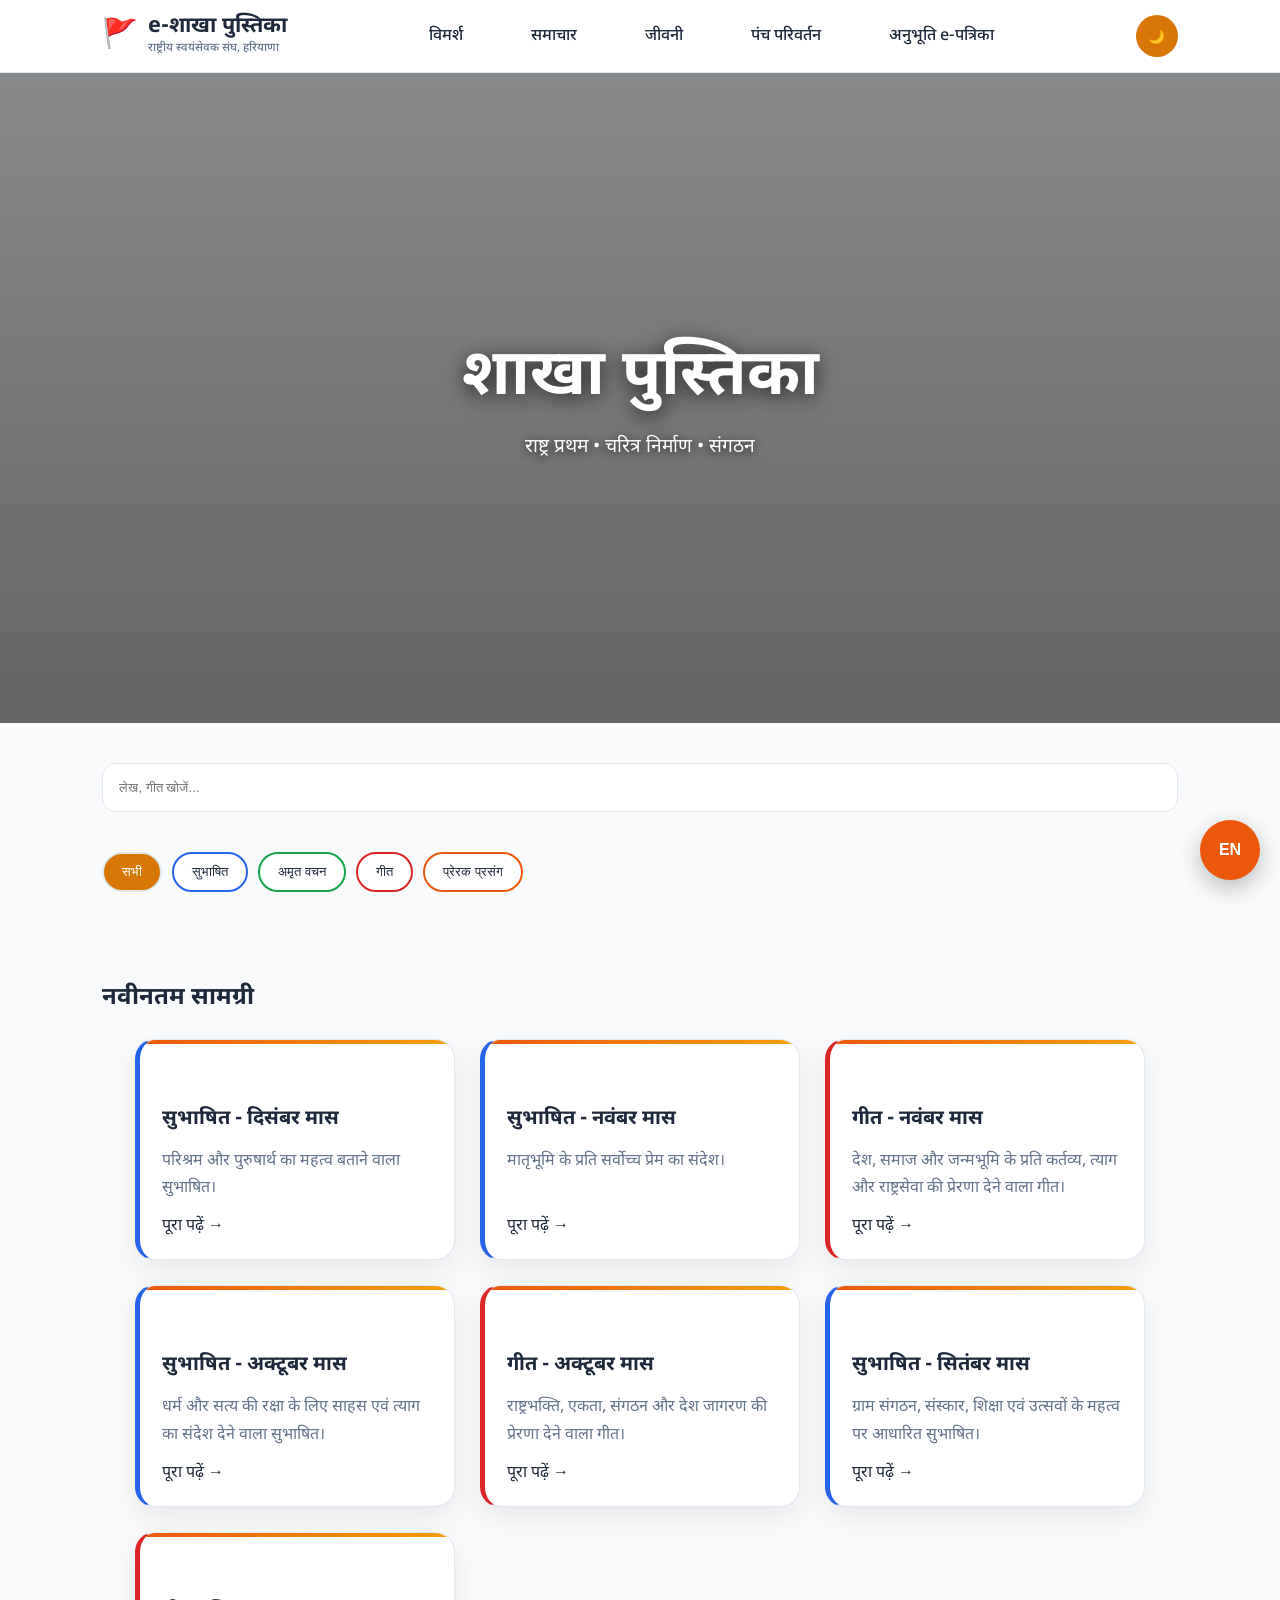
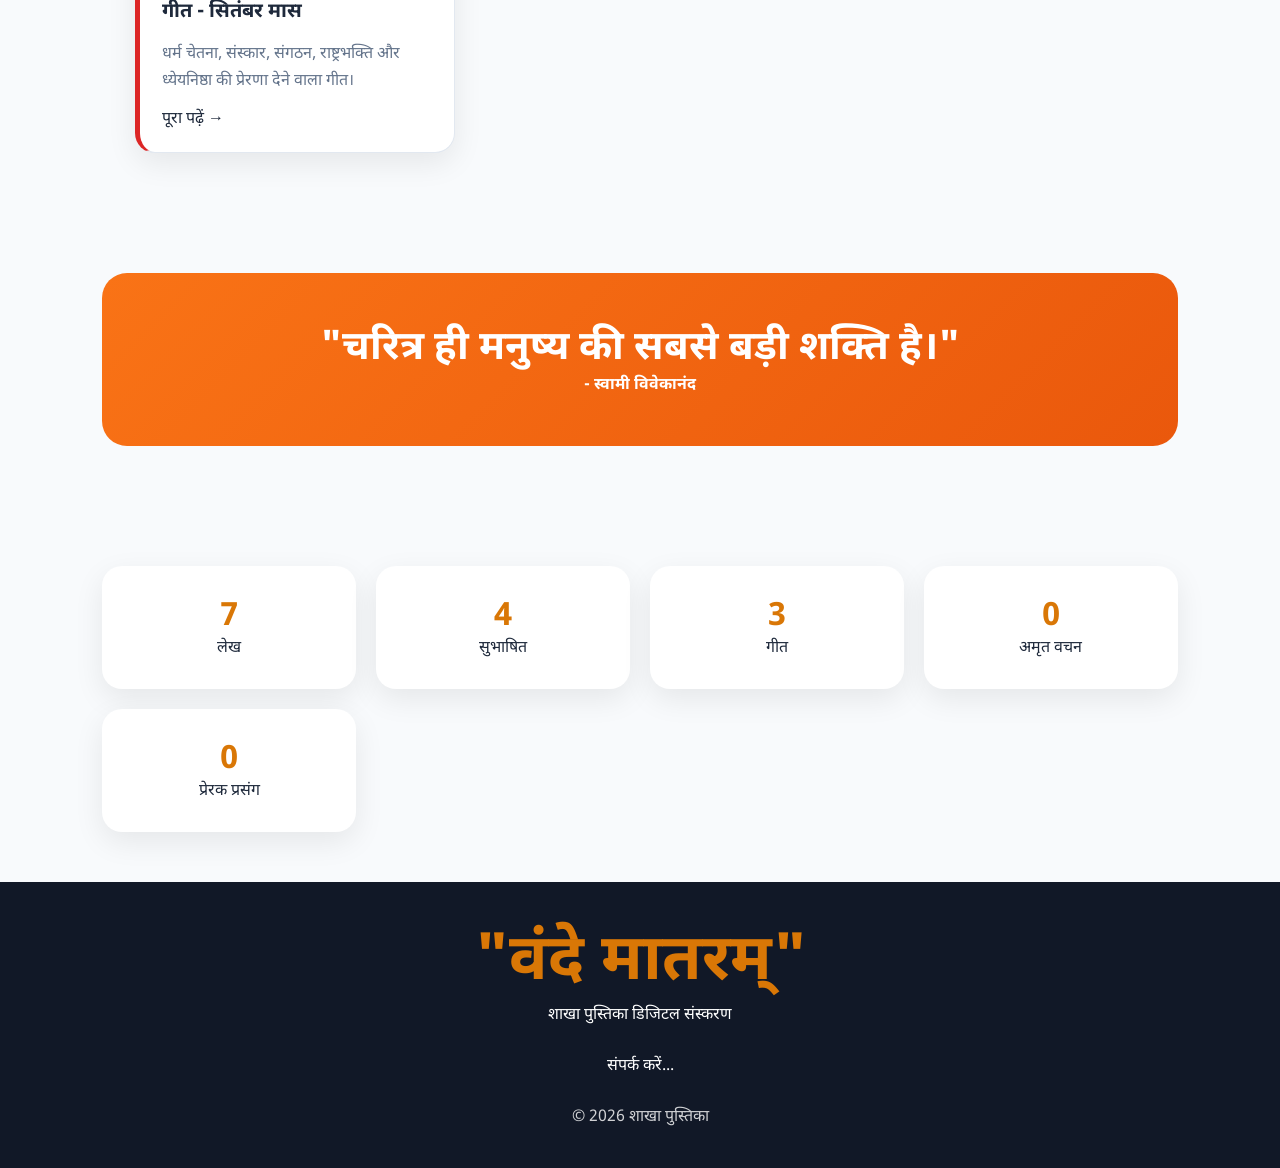
<file: index.html>
<!DOCTYPE html>
<html lang="hi">
<head>
<meta charset="UTF-8">
<meta name="viewport" content="width=device-width, initial-scale=1.0">
<link rel="manifest" href="manifest.json">
<meta name="theme-color" content="#ea580c">
<title>शाखा पुस्तिका</title>

<link rel="icon" type="image/png" href="images/logo.png">
<link rel="apple-touch-icon" href="images/logo.png">

<link rel="preconnect" href="https://fonts.googleapis.com">
<link href="https://fonts.googleapis.com/css2?family=Noto+Sans+Devanagari:wght@300;400;500;600;700&display=swap" rel="stylesheet">

<link rel="stylesheet" href="styles.css">

</head>

<body  class="home-page">

<!-- NAVBAR -->
<header class="navbar">

    <!-- Mobile Menu Button -->
    <button id="menuBtn" class="menu-btn">
        ☰
    </button>
<div class="logo">
    <span class="logo-emoji">🚩</span>

    <div class="logo-text">
        <div class="logo-main" data-key="logo">
            e-शाखा पुस्तिका
        </div>

        <div class="logo-sub" data-key="rss">
            राष्ट्रीय स्वयंसेवक संघ, हरियाणा
        </div>
    </div>
</div>

<nav class="nav-links" id="navLinks">

        <a href="index.html" class="nav-home" data-key="home">
            मुख्य पृष्ठ
        </a>
        <a href="vimarsh.html" data-key="discourse">
            विमर्श
        </a>

        <a href="https://panchjanya.com/" data-key="news">
            समाचार
        </a>

        <a href="jiwani.html" data-key="biography">
            जीवनी
        </a>

        <a href="panch-parivartan.html" data-key="panch">
            पंच परिवर्तन
        </a>
        
        <a href="articles/patrika.pdf" data-key="patrika">
            अनुभूति e-पत्रिका
        </a>
    </nav>
    <button id="themeBtn">🌙</button>

</header>

<!-- HERO -->

<section class="hero">

    <video
        class="hero-video"
        autoplay
        muted
        loop
        playsinline
        preload="metadata">

        <source
            src="videos/flag.mp4"
            type="video/mp4">

    </video>

    <div class="hero-overlay"></div>

    <div class="hero-content">

        <h1 data-key="front">शाखा पुस्तिका</h1>

        <p data-key="front1">
            राष्ट्र प्रथम • चरित्र निर्माण • संगठन
        </p>

    </div>

</section>


<!-- SEARCH -->

<section class="search-section">

    <input
        type="text"
        id="searchInput"
        placeholder="लेख, गीत खोजें..."
    >

</section>


<!-- CATEGORY CHIPS -->

<section class="categories">

    <button class="chip active" data-category="सभी">सभी</button>
    
    <button class="chip" data-category="सुभाषित" data-key="subhasit">
        सुभाषित
    </button>
    
    <button class="chip" data-category="अमृत वचन" data-key="amrit">
        अमृत वचन
    </button>
    
    <button class="chip" data-category="गीत" data-key="geet">
        गीत
    </button>
    
    <button class="chip" data-category="प्रेरक प्रसंग" data-key="story">
        प्रेरक प्रसंग
    </button>

</section>


<!-- LATEST CONTENT -->

<section class="section">

    <div class="section-title">

        <h2 data-key="lcontent">नवीनतम सामग्री</h2>

    </div>

    <div id="latestContainer" class="card-grid">

    </div>

</section>



<!-- QUOTE OF THE DAY -->

<section class="quote-section">

    <div class="quote-card">

        <h2 id="dailyQuote">

            उठो, जागो और लक्ष्य प्राप्ति तक मत रुको।

        </h2>

        <h4>
            - स्वामी विवेकानंद
        </h4>

    </div>

</section>

<!-- STATS -->

<section class="stats">

    <div class="stat">

        <h3 id="totalArticles">
            0
        </h3>

        <p data-key="content">लेख</p>

    </div>

    <div class="stat">

        <h3 id="totalSubhashit">
            0
        </h3>

        <p data-key="subhasit">सुभाषित</p>

    </div>

    <div class="stat">

        <h3 id="totalSongs">
            0
        </h3>

        <p data-key="geet">गीत</p>

    </div>

    <div class="stat">

        <h3 id="totalQuotes">
            0
        </h3>

        <p data-key="amrit">अमृत वचन</p>

    </div>

    <div class="stat">

        <h3 id="totalPrasang">
            0
        </h3>

        <p data-key="story">प्रेरक प्रसंग</p>

    </div>

</section>


<!-- FOOTER -->
<script>
fetch("footer.html")
.then(res => res.text())
.then(data => {

    document.getElementById(
        "footer-container"
    ).innerHTML = data;

    if(typeof updateLanguage === "function"){
        updateLanguage();
    }

});
</script>
<div id="footer-container"></div>


<!-- ARTICLE MODAL -->

<div id="articleModal" class="modal">

    <div class="modal-content">

        <span id="closeModal">
            ×
        </span>

        <h2 id="modalTitle">

        </h2>

        <div id="modalBody">

        </div>

    </div>

</div>

<button id="floatingLangBtn" class="floating-lang-btn">
    EN
</button>
<script src="script.js"></script>
</body>
</html>
</file>
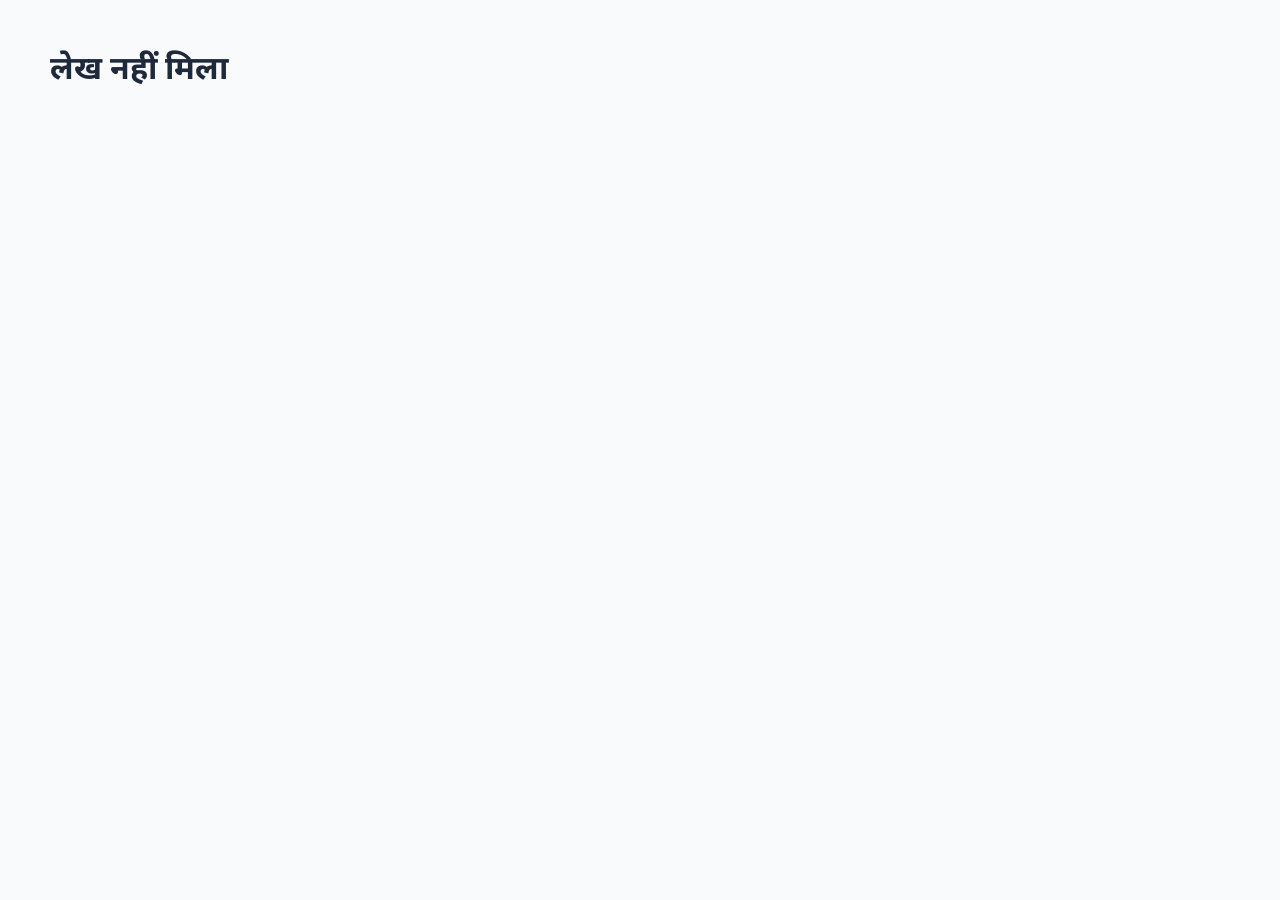
<file: article.html>
<!DOCTYPE html>
<html lang="hi">

<head>

<meta charset="UTF-8">
<meta name="viewport" content="width=device-width, initial-scale=1.0">

<title>लेख पढ़ें | शाखा पुस्तिका</title>

<link rel="preconnect" href="https://fonts.googleapis.com">

<link href="https://fonts.googleapis.com/css2?family=Noto+Sans+Devanagari:wght@300;400;500;600;700&display=swap" rel="stylesheet">

<link rel="stylesheet" href="styles.css">

<style>

.reading-container{

    max-width:900px;

    margin:auto;

    padding:40px 20px;

}

.article-back{

    display:none;

    text-decoration:none;

    color:var(--text);

    font-size:1.4rem;

    font-weight:600;

    line-height:1;

}

/* Related cards support dark mode */

.related-card{

    background:var(--card);

    color:var(--text);

    border-radius:16px;

    overflow:hidden;

    box-shadow:var(--shadow);

}

.related-card-content p{

    color:var(--muted);

}

/* Mobile only */

@media(max-width:768px){

    .article-back{

        display:block;

    }

}

.article-cover{

    width:100%;

    max-height:700px;

    object-fit:contain;

    border-radius:20px;

    margin-bottom:25px;

    background:rgba(255,255,255,.05);

}

.article-category{

    display:inline-block;

    background:#f97316;

    color:white;

    padding:8px 16px;

    border-radius:999px;

    margin-bottom:20px;

}

.article-title{

    font-size:2.6rem;

    margin-bottom:20px;

}

.article-meta{

    color:#64748b;

    margin-bottom:30px;

}

.article-body{

    line-height:2.2;

    font-size:1.15rem;

}

.article-actions{

    display:flex;

    gap:15px;

    flex-wrap:wrap;

    margin-top:40px;

}

.action-btn{

    border:none;

    cursor:pointer;

    background:#ea580c;

    color:white;

    padding:12px 18px;

    border-radius:12px;

}

.progress-bar{

    position:fixed;

    top:0;

    left:0;

    height:4px;

    background:#ea580c;

    width:0%;

    z-index:9999;

}

.related{

    margin-top:70px;

}

.related-grid{

    display:grid;

    grid-template-columns:
    repeat(auto-fit,minmax(250px,1fr));

    gap:20px;

}

.related-card{

    background:white;

    border-radius:16px;

    overflow:hidden;

    box-shadow:
    0 10px 25px rgba(0,0,0,.08);

}

.related-card img{

    width:100%;
    height:180px;

    object-fit:cover;

}

.related-card-content{

    padding:15px;

}

@media(max-width:768px){

.article-title{

font-size:2rem;

}

}

</style>

</head>

<body>

<div id="progressBar" class="progress-bar"></div>

<header class="navbar">

    <div style="display:flex;align-items:center;gap:12px;">

        <a href="index.html" class="article-back">
            <
        </a>

        <div class="logo">
                <span class="logo-emoji">🚩</span>
    
                <div class="logo-text">
                <div class="logo-main">
                    E-शाखा पुस्तिका
                </div>
    
                <div class="logo-sub">
                    राष्ट्रीय स्वयंसेवक संघ, हरियाणा
                </div>
            </div>
        </div>

    </div>

    <button id="themeBtn">
        🌙
    </button>

</header>

<div class="reading-container">

    <div id="articleContainer">

    </div>

<section class="related">

<h2>
संबंधित लेख
</h2>

<br>

<div
id="relatedArticles"
class="related-grid">

</div>

</section>

</div>

<script>
const themeBtn =
document.getElementById("themeBtn");

if(localStorage.getItem("theme")==="dark"){

    document.body.classList.add("dark");

}

themeBtn.addEventListener("click",()=>{

    document.body.classList.toggle("dark");

    localStorage.setItem(

        "theme",

        document.body.classList.contains("dark")
        ? "dark"
        : "light"

    );

});
    
const params =
new URLSearchParams(
window.location.search
);

const articleId =
params.get("id");

async function loadArticle(){

const res =
await fetch(
"articles/content.json"
);

const data =
await res.json();

const article =
data.find(
a=>a.id == articleId
);

if(!article){

document.body.innerHTML =

"<h1 style='padding:50px'>लेख नहीं मिला</h1>";

return;

}

document.getElementById(
"articleContainer"
).innerHTML = `

<span class="article-category">

${article.category}

</span>

<h1 class="article-title">

${article.title}

</h1>

<div class="article-meta">

📅 शाखा पुस्तिका

</div>

<img
src="${article.image}"
class="article-cover">

<div class="article-body">

${article.content}

</div>

<div class="article-actions">

<button
class="action-btn"
onclick="shareArticle()">

📤 शेयर

</button>

<button
class="action-btn"
onclick="printArticle()">

🖨️ PDF

</button>

</div>

`;

renderRelated(
data,
article
);

}

function renderRelated(
all,
current
){

const related =
all.filter(

a=>

a.category === current.category

&&

a.id !== current.id

)

.slice(0,4);

document.getElementById(
"relatedArticles"
).innerHTML =

related.map(item=>`

<a
href="article.html?id=${item.id}"
style="text-decoration:none;color:inherit">

<div class="related-card">

<img src="${item.image}">

<div class="related-card-content">

<h3>

${item.title}

</h3>

<p>

${item.description}

</p>

</div>

</div>

</a>

`).join("");

}

function shareArticle(){

if(navigator.share){

navigator.share({

title:
document.title,

url:
window.location.href

});

}

}

function printArticle(){

window.print();

}

window.addEventListener(
"scroll",
()=>{

const winScroll =

document.body.scrollTop ||

document.documentElement.scrollTop;

const height =

document.documentElement.scrollHeight -

document.documentElement.clientHeight;

const scrolled =

(winScroll/height)*100;

document.getElementById(
"progressBar"
).style.width =

scrolled + "%";

});

loadArticle();

</script>

</body>

</html>
</file>
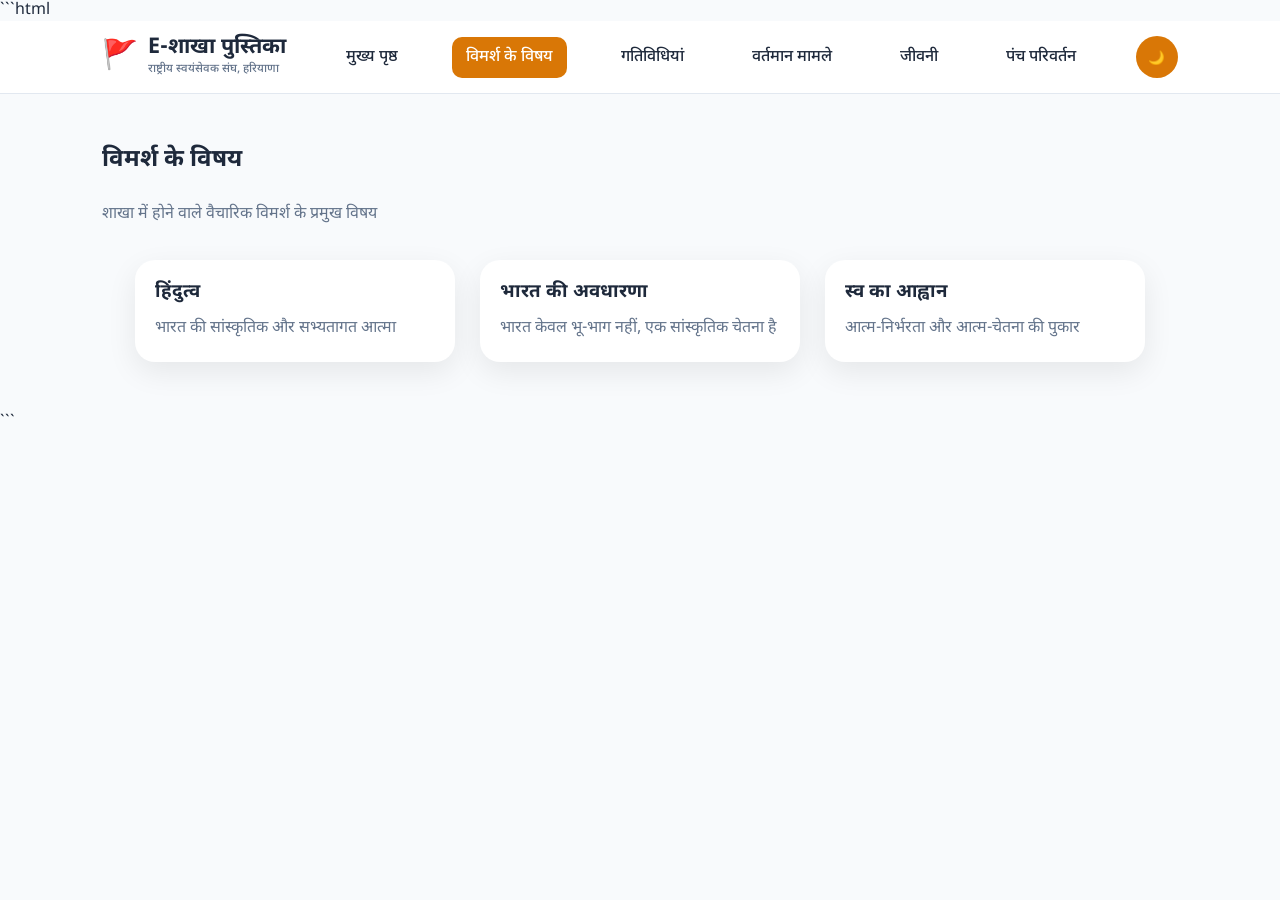
<file: bimarsh.html>
```html
<!DOCTYPE html>
<html lang="hi">
<head>

<meta charset="UTF-8">
<meta name="viewport" content="width=device-width, initial-scale=1.0">

<title>विमर्श के विषय | ई-शाखा पुस्तिका</title>

<link rel="preconnect" href="https://fonts.googleapis.com">

<link href="https://fonts.googleapis.com/css2?family=Noto+Sans+Devanagari:wght@300;400;500;600;700&display=swap" rel="stylesheet">

<link rel="stylesheet" href="styles.css">

</head>

<body>

<!-- NAVBAR -->

<header class="navbar">

    <button id="menuBtn" class="menu-btn">
        ☰
    </button>

    <div class="logo">

        <span class="logo-emoji">
            🚩
        </span>

        <div class="logo-text">

            <div class="logo-main">
                E-शाखा पुस्तिका
            </div>

            <div class="logo-sub">
                राष्ट्रीय स्वयंसेवक संघ, हरियाणा
            </div>

        </div>

    </div>

    <nav class="nav-links" id="navLinks">

        <a href="index.html">
            मुख्य पृष्ठ
        </a>

        <a href="bimarsh.html" class="active">
            विमर्श के विषय
        </a>

        <a href="activities.html">
            गतिविधियां
        </a>

        <a href="current-affairs.html">
            वर्तमान मामले
        </a>

        <a href="jiwani.html">
            जीवनी
        </a>

        <a href="panch-parivartan.html">
            पंच परिवर्तन
        </a>

    </nav>

    <button id="themeBtn">
        🌙
    </button>

</header>


<!-- PAGE -->

<section class="section">

    <div class="section-title">

        <h2>
            विमर्श के विषय
        </h2>

    </div>

    <p style="
        color:var(--muted);
        margin-bottom:30px;
        line-height:1.8;
    ">

        शाखा में होने वाले वैचारिक विमर्श के प्रमुख विषय

    </p>

    <div id="topicsContainer"
         class="card-grid">

    </div>

</section>


<!-- MODAL -->

<div id="topicModal" class="modal">

    <div class="modal-content">

        <span id="closeModal">
            ×
        </span>

        <div id="modalBody">

        </div>

    </div>

</div>


<script>

/* THEME */

if(localStorage.getItem("theme")==="dark"){

    document.body.classList.add("dark");

}

document.getElementById("themeBtn")
.addEventListener("click",()=>{

    document.body.classList.toggle("dark");

    localStorage.setItem(

        "theme",

        document.body.classList.contains("dark")
        ? "dark"
        : "light"

    );

});


/* MOBILE MENU */

document.getElementById("menuBtn")
.addEventListener("click",()=>{

    document.getElementById("navLinks")
    .classList.toggle("show");

});


/* MODAL */

const modal =
document.getElementById("topicModal");

const modalBody =
document.getElementById("modalBody");

const closeModal =
document.getElementById("closeModal");


closeModal.onclick = ()=>{

    modal.style.display = "none";

};


window.onclick = e=>{

    if(e.target===modal){

        modal.style.display = "none";

    }

};


/* LOAD CONTENT */

fetch("articles/bimarsh.json")

.then(res=>res.json())

.then(data=>{

    const container =
    document.getElementById(
        "topicsContainer"
    );

    data.forEach(topic=>{

        const card =
        document.createElement("div");

        card.className = "card";

        card.style.cursor = "pointer";

        card.innerHTML = `

            <div class="card-body">

                <h3>
                    ${topic.title}
                </h3>

                <p>
                    ${topic.description}
                </p>

            </div>

        `;


        card.addEventListener("click",()=>{

            modal.style.display = "block";

            modalBody.innerHTML = `

                <h2 style="
                    margin-bottom:15px;
                ">

                    ${topic.title}

                </h2>

                <p style="
                    color:var(--muted);
                    margin-bottom:25px;
                ">

                    ${topic.description}

                </p>

                <ul class="bio-list">

                    ${

                        topic.points

                        .map(point=>

                            `<li>${point}</li>`

                        )

                        .join("")

                    }

                </ul>

            `;

        });


        container.appendChild(card);

    });

})

.catch(err=>{

    console.error(err);

    document.getElementById(
        "topicsContainer"
    ).innerHTML = `

        <p style="
            color:var(--muted);
            text-align:center;
        ">

            विषय लोड नहीं हो सके।

        </p>

    `;

});

</script>

<script src="script.js"></script>

</body>
</html>
```
</file>
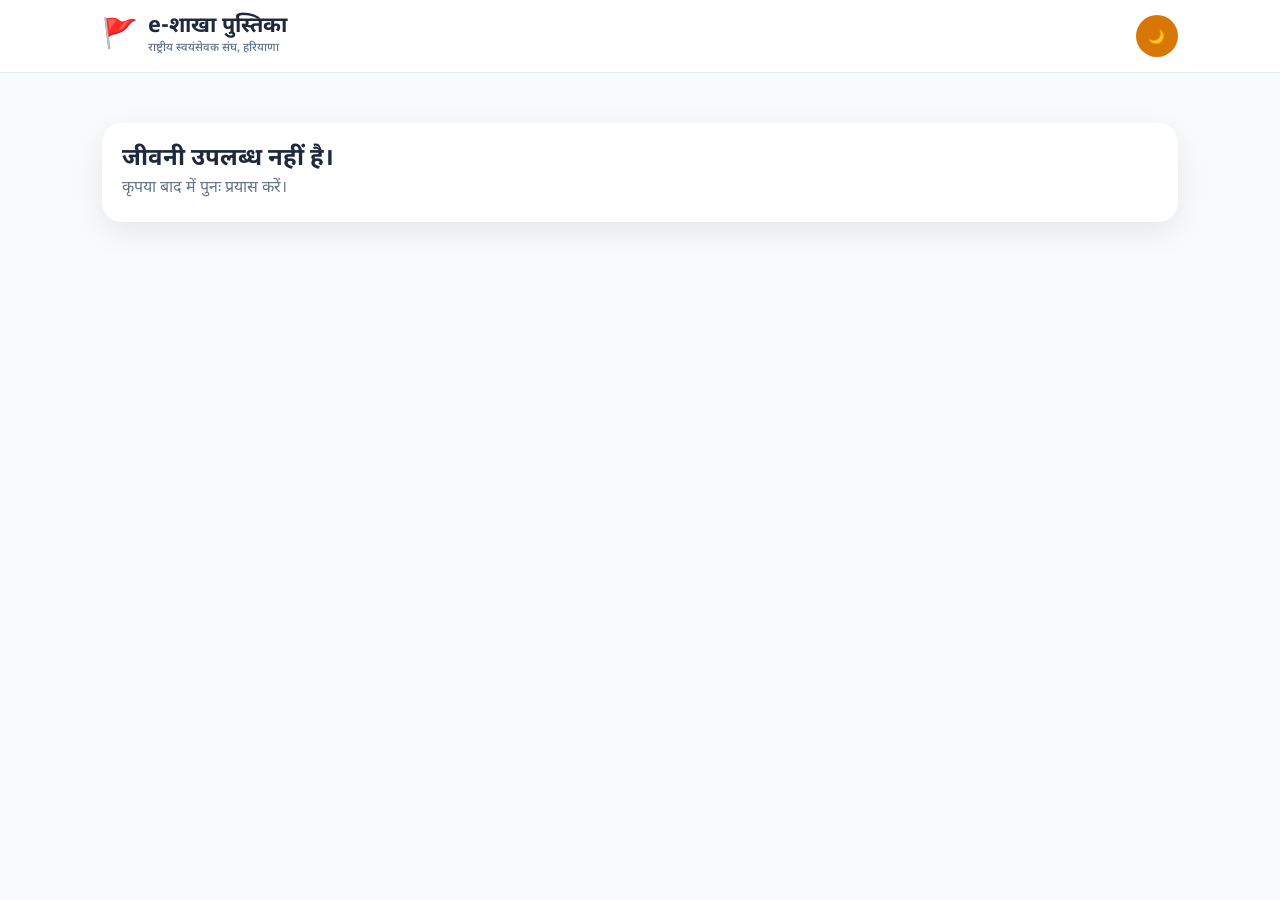
<file: biography.html>
<!DOCTYPE html>
<html lang="hi">

<head>

    <meta charset="UTF-8">

    <meta name="viewport"
          content="width=device-width, initial-scale=1.0">

    <title>जीवनी</title>
    <link rel="preconnect" href="https://fonts.googleapis.com">
    <link href="https://fonts.googleapis.com/css2?family=Noto+Sans+Devanagari:wght@300;400;500;600;700&display=swap" rel="stylesheet">

    <link rel="stylesheet" href="styles.css">

</head>

<body>

<header class="navbar">

    <div class="nav-left">

        <a href="jiwani.html" class="back-btn">
            <
        </a>

        <div class="logo">
            <span class="logo-emoji">🚩</span>

            <div class="logo-text">
                <div class="logo-main">
                    e-शाखा पुस्तिका
                </div>

                <div class="logo-sub">
                    राष्ट्रीय स्वयंसेवक संघ, हरियाणा
                </div>
            </div>
        </div>

    </div>

    <button id="themeBtn">
        🌙
    </button>

</header>

<section class="section">

    <div id="bioContent">

        लोड हो रहा है...

    </div>

</section>


<script>

/* -------------------------
   THEME
-------------------------- */

if(localStorage.getItem("theme")==="dark"){

    document.body.classList.add("dark");

}

document.getElementById("themeBtn")
.addEventListener("click",()=>{

    document.body.classList.toggle("dark");

    localStorage.setItem(
        "theme",
        document.body.classList.contains("dark")
        ? "dark"
        : "light"
    );

});


/* -------------------------
   BIOGRAPHY
-------------------------- */

const params =
new URLSearchParams(
window.location.search
);

const id =
params.get("id");


fetch("biographies/people.json")

.then(res => res.json())

.then(data => {

    const person =
    data.find(
    p => p.id == id
    );

    if(!person){

        throw new Error(
        "Person not found"
        );

    }

    return fetch(
    `biographies/${person.file}`
    );

})

.then(res => res.json())

.then(person => {
console.log(person);
    document.getElementById(
    "bioContent"
    ).innerHTML = `

        <div class="bio-page">

            <img
            src="${person.image}"
            alt="${person.name}"
            class="bio-image">

            <div class="bio-content">

                <h1>
                    ${person.name}
                </h1>

                <br>

                <p>
                    <strong>जन्म:</strong>
                    ${person.birth}
                </p>

                <p>
                    <strong>जन्मस्थान:</strong>
                    ${person.birthPlace}
                </p>

                <p>
                    <strong>देहावसान:</strong>
                    ${person.death}
                </p>

                <br>

                <h3>
                    प्रमुख योगदान
                </h3>

                <ul class="bio-list">

                    ${
                        person.knownFor
                        .map(item =>
                        `<li>${item}</li>`)
                        .join("")
                    }

                </ul>

                <br>

                <blockquote style="
                    font-style:italic;
                    border-left:4px solid var(--primary);
                    padding-left:15px;
                    margin:20px 0;
                ">

                    "${person.quote}"

                </blockquote>

                <h3>
                    जीवन परिचय
                </h3>

                <p style="
                    line-height:2;
                    margin-top:15px;
                ">

                    ${person.content}

                </p>

                <br>

                <h3>
                    प्रेरक संदेश
                </h3>

                <p style="
                    line-height:2;
                ">

                    ${person.message}

                </p>

            </div>

        </div>

    `;

})

.catch(() => {

    document.getElementById(
    "bioContent"
    ).innerHTML = `

        <div class="card">

            <div class="card-body">

                <h2>
                    जीवनी उपलब्ध नहीं है।
                </h2>

                <p>
                    कृपया बाद में पुनः प्रयास करें।
                </p>

            </div>

        </div>

    `;

});

</script>

</body>

</html>
</file>
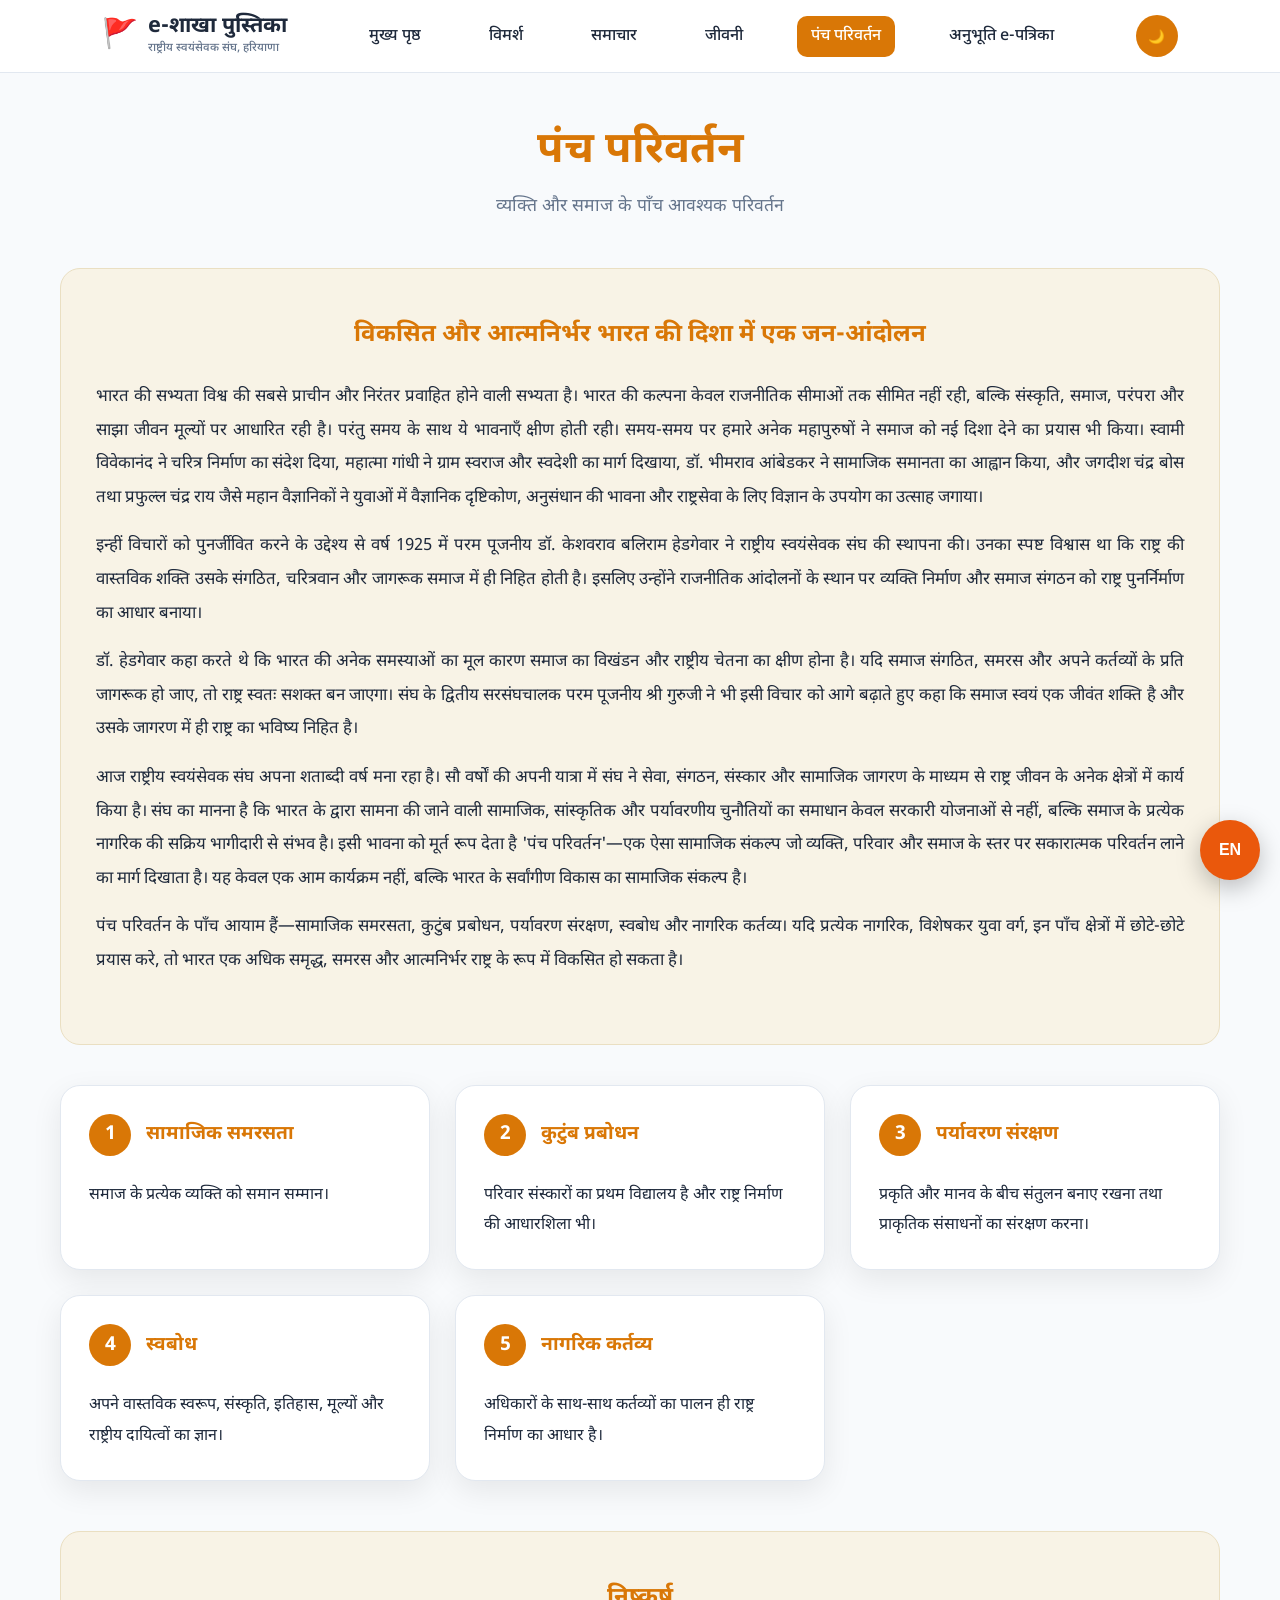
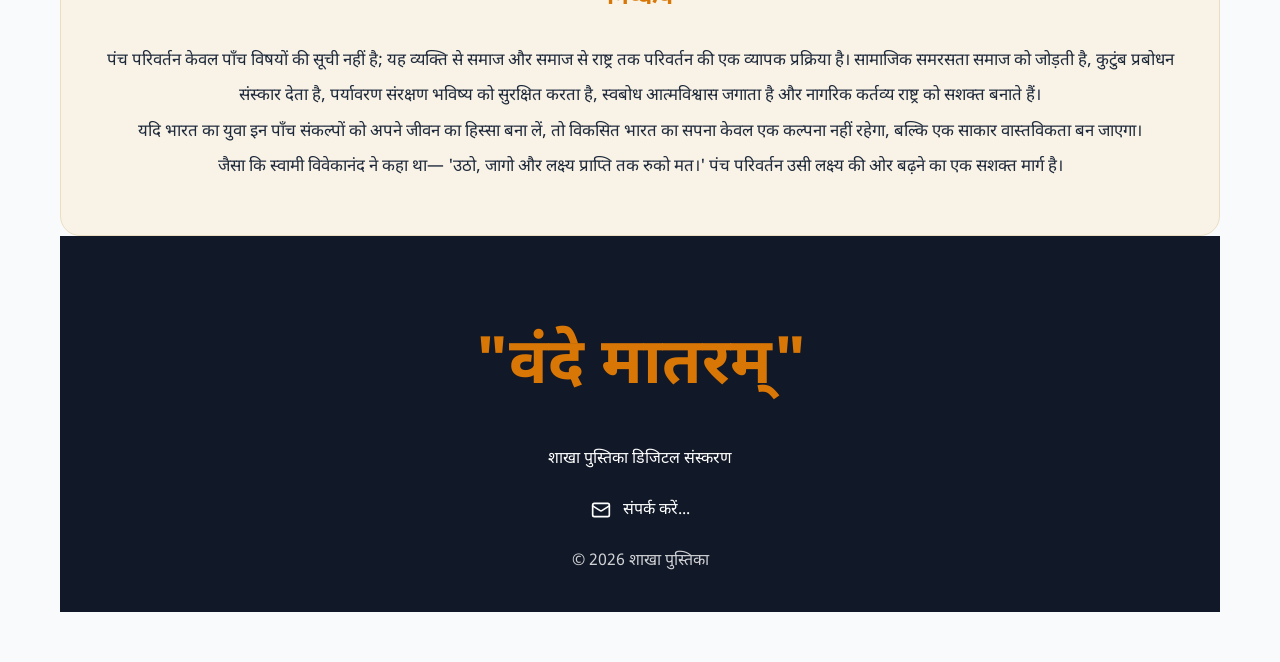
<file: panch-parivartan.html>
<!DOCTYPE html>
<html lang="hi">
<head>
<meta charset="UTF-8">
<meta name="viewport" content="width=device-width, initial-scale=1.0">

<title>पंच परिवर्तन | शाखा पुस्तिका</title>

<link rel="icon" type="image/png" href="images/logo.png">

<link rel="preconnect" href="https://fonts.googleapis.com">

<link href="https://fonts.googleapis.com/css2?family=Noto+Sans+Devanagari:wght@300;400;500;600;700&display=swap" rel="stylesheet">

<link rel="stylesheet" href="styles.css">

<style>

.panch-container{
    max-width:1200px;
    margin:50px auto;
    padding:0 20px;
}

.page-header{
    text-align:center;
    margin-bottom:50px;
}

.page-header h1{
    font-size:2.7rem;
    color:var(--primary);
    margin-bottom:15px;
}

.page-header p{
    color:var(--muted);
    font-size:1.1rem;
}

.panch-grid{
    display:grid;
    grid-template-columns:repeat(auto-fit,minmax(320px,1fr));
    gap:25px;
}

.panch-card{
    background:var(--card);
    border-radius:20px;
    padding:28px;
    box-shadow:var(--shadow);
    border:1px solid var(--border);
    transition:.3s;
}

.panch-top{
    display:flex;
    align-items:center;
    gap:15px;
    margin-bottom:25px;
}

.panch-number{
    width:42px;
    height:42px;

    border-radius:50%;

    background:var(--primary);

    color:white;

    display:flex;
    align-items:center;
    justify-content:center;

    font-weight:700;
    font-size:1.2rem;
}

.panch-title{
    color:var(--primary);
    font-size:1.2rem;
    font-weight:700;
}

.panch-card p{
    line-height:1.9;
    color:var(--text);
}

.importance-box{
    margin-top:50px;

    background:#f8f3e6;

    border-radius:20px;

    padding:50px 35px;

    text-align:center;

    border:1px solid #eadfc2;
}

body.dark .importance-box{
    background:#243040;
    border-color:var(--border);
}

.importance-box h2{
    color:var(--primary);
    margin-bottom:30px;
}

.importance-box p{
    line-height:2.1;
    font-size:1.05rem;
}

.vande{
    text-align:center;
    margin:50px 0 40px;
}

.vande h1{
    font-size:4rem;
    color:var(--primary);
}
.intro-box{
    margin-bottom:40px;
}

.intro-box p{
    text-align:justify;
    line-height:2;
    margin-bottom:15px;
}
.modal{
    display:none;
    position:fixed;
    inset:0;
    background:rgba(0,0,0,.75);
    z-index:9999;
    padding:20px;
}

.modal.show{
    display:flex;
    justify-content:center;
    align-items:center;
}

.current-modal{
    background:var(--card);
    color:var(--text);
    width:95%;
    max-width:1000px;
    max-height:90vh;
    overflow-y:auto;
    border-radius:20px;
    padding:30px;
    position:relative;
}

.close-btn{
    position:absolute;
    right:25px;
    top:15px;
    font-size:2rem;
    cursor:pointer;
}

.modal-body{
    line-height:2;
    font-size:1.05rem;
}

.modal-body h2{
    color:var(--primary);
    margin-bottom:10px;
    text-align:center;
}

.modal-summary{
    background:rgba(255,140,0,.08);
    border-left:4px solid var(--primary);
    padding:15px 20px;
    border-radius:12px;
    margin:20px 0 30px;
    font-weight:600;
}

.modal-body p{
    margin-bottom:18px;
    text-align:justify;
}

.modal-body h3{
    margin-top:35px;
    margin-bottom:15px;
    color:var(--primary);
}

.modal-body ul{
    list-style:none;
    padding:0;
}

.modal-body li{
    position:relative;
    padding-left:28px;
    margin-bottom:12px;
    line-height:1.8;
}

.modal-body li::before{
    content:"✓";
    position:absolute;
    left:0;
    color:var(--primary);
    font-weight:bold;
}

.modal-conclusion{
    margin-top:30px;
    padding:20px;
    border-radius:12px;
    background:rgba(255,140,0,.08);
    border:1px solid rgba(255,140,0,.2);
}
.panch-card{
    cursor:pointer;
}

.current-modal{
    scrollbar-width: thin;
    scroll-behavior:smooth;
}
.panch-card:hover{
    transform:translateY(-6px);
    box-shadow:0 12px 30px rgba(0,0,0,.12);
}
@media(max-width:768px){

    .page-header h1{
        font-size:2.2rem;
    }

    .vande h1{
        font-size:2.8rem;
    }

}

</style>

</head>

<body>

<!-- NAVBAR -->

<header class="navbar">

    <button id="menuBtn" class="menu-btn">
        ☰
    </button>

    <div class="logo">
        <span class="logo-emoji">🚩</span>
    
        <div class="logo-text">
            <div class="logo-main" data-key="logo">
                e-शाखा पुस्तिका
            </div>

            <div class="logo-sub" data-key="rss">
                राष्ट्रीय स्वयंसेवक संघ, हरियाणा
            </div>
        </div>
    </div>

    <nav class="nav-links" id="navLinks">

        <a href="index.html" data-key="home">
            मुख्य पृष्ठ
        </a>

        <a href="vimarsh.html" data-key="discourse">
            विमर्श
        </a>

        <a href="https://panchjanya.com/" data-key="news">
            समाचार
        </a>

        <a href="jiwani.html" data-key="biography">
            जीवनी
        </a>

        <a href="panch-parivartan.html" class="active" data-key="panch">
            पंच परिवर्तन
        </a>

        <a href="articles/patrika.pdf" data-key="patrika">
            अनुभूति e-पत्रिका
        </a>
    </nav>

    <button id="themeBtn">
        🌙
    </button>

</header>


<div class="panch-container">

    <div class="page-header">

        <h1>
            पंच परिवर्तन
        </h1>

        <p>
            व्यक्ति और समाज के पाँच आवश्यक परिवर्तन
        </p>

    </div>
<div id="introSection" class="intro-box"></div>

<div class="panch-grid" id="panchGrid"></div>

<!-- Modal -->
<div id="panchModal" class="modal">

    <div class="modal-content current-modal">

        <span id="closeModal" class="close-btn">×</span>

        <div id="modalBody" class="modal-body"></div>

    </div>

</div>

<div id="conclusionBox"
     class="importance-box">
</div>


<!-- FOOTER -->
<script>
fetch("footer.html")
.then(res => res.text())
.then(data => {

    document.getElementById(
        "footer-container"
    ).innerHTML = data;

    if(typeof updateLanguage === "function"){
        updateLanguage();
    }

});
</script>
<div id="footer-container"></div>


<script>

/* Mobile Menu */

document.getElementById("menuBtn")
.addEventListener("click",()=>{

    document.getElementById("navLinks")
    .classList.toggle("show");

});


/* Theme */

if(localStorage.getItem("theme")==="dark"){

    document.body.classList.add("dark");

}

document.getElementById("themeBtn")
.addEventListener("click",()=>{

    document.body.classList.toggle("dark");

    localStorage.setItem(
        "theme",
        document.body.classList.contains("dark")
        ? "dark"
        : "light"
    );

});

</script>
<script>

let panchData = [];

async function loadPanch(){

    const res = await fetch(
        "articles/panch-parivartan.json"
    );

    const data = await res.json();

    // INTRO

    document.getElementById(
        "introSection"
    ).innerHTML = `
    
        <div class="importance-box">

            <h2>
                ${data.subtitle}
            </h2>

            ${data.introduction
                .map(p=>`<p>${p}</p>`)
                .join("")
            }

        </div>

    `;


    // CONCLUSION

    const conclusion =
    data.sections.find(
        s => s.id === 6
    );

    document.getElementById(
        "conclusionBox"
    ).innerHTML = `

        <h2>
            ${conclusion.title}
        </h2>

        ${conclusion.content
            .map(p=>`<p>${p}</p>`)
            .join("")
        }

    `;


    // CARDS ONLY 1-5
    panchData = data.sections.filter(
        s => s.id !== 6
        );    
    renderCards();
}

function renderCards(){

    const grid =
    document.getElementById("panchGrid");

    grid.innerHTML = "";

    panchData.forEach(section=>{

        if(section.id === 0) return;

        grid.innerHTML += `

<div
    class="panch-card"
    onclick="openSection(${section.id})">

    <div class="panch-top">

        <div class="panch-number">
            ${section.id}
        </div>

        <div class="panch-title">
            ${section.title}
        </div>

    </div>

    <p>
        ${section.summary}
    </p>

</div>

`;

    });

}

function openSection(id){

    const section =
    panchData.find(
        s => s.id === id
    );

    if(!section) return;

    let html = `

        <h2>
            ${section.title}
        </h2>

    `;

    if(section.summary){

        html += `
        <div class="modal-summary">
            ${section.summary}
        </div>
        `;
    }

    if(section.content){

        section.content.forEach(p=>{

            html += `
            <p>${p}</p>
            `;

        });

    }

    if(section.youth_can_do){

        html += `
        <h3>
            युवा क्या कर सकते हैं?
        </h3>

        <ul>
        `;

        section.youth_can_do.forEach(item=>{

            html += `
            <li>${item}</li>
            `;

        });

        html += `
        </ul>
        `;
    }

    if(section.conclusion){

        html += `
        <div class="modal-conclusion">
        
            <h3>निष्कर्ष</h3>
        
            <p>
                ${section.conclusion}
            </p>
        
        </div>
        `;
    }

    document
    .getElementById("modalBody")
    .innerHTML = html;

    document
    .getElementById("panchModal")
    .classList.add("show");

}

document
.getElementById("closeModal")
.addEventListener("click",()=>{

    document
    .getElementById("panchModal")
    .classList.remove("show");

});

window.addEventListener("click",(e)=>{

    if(e.target.id==="panchModal"){

        document
        .getElementById("panchModal")
        .classList.remove("show");

    }

});

loadPanch();
</script>
<button id="floatingLangBtn" class="floating-lang-btn">
    EN
</button>
<script src="lang.js"></script>
</body>
</html>
</file>
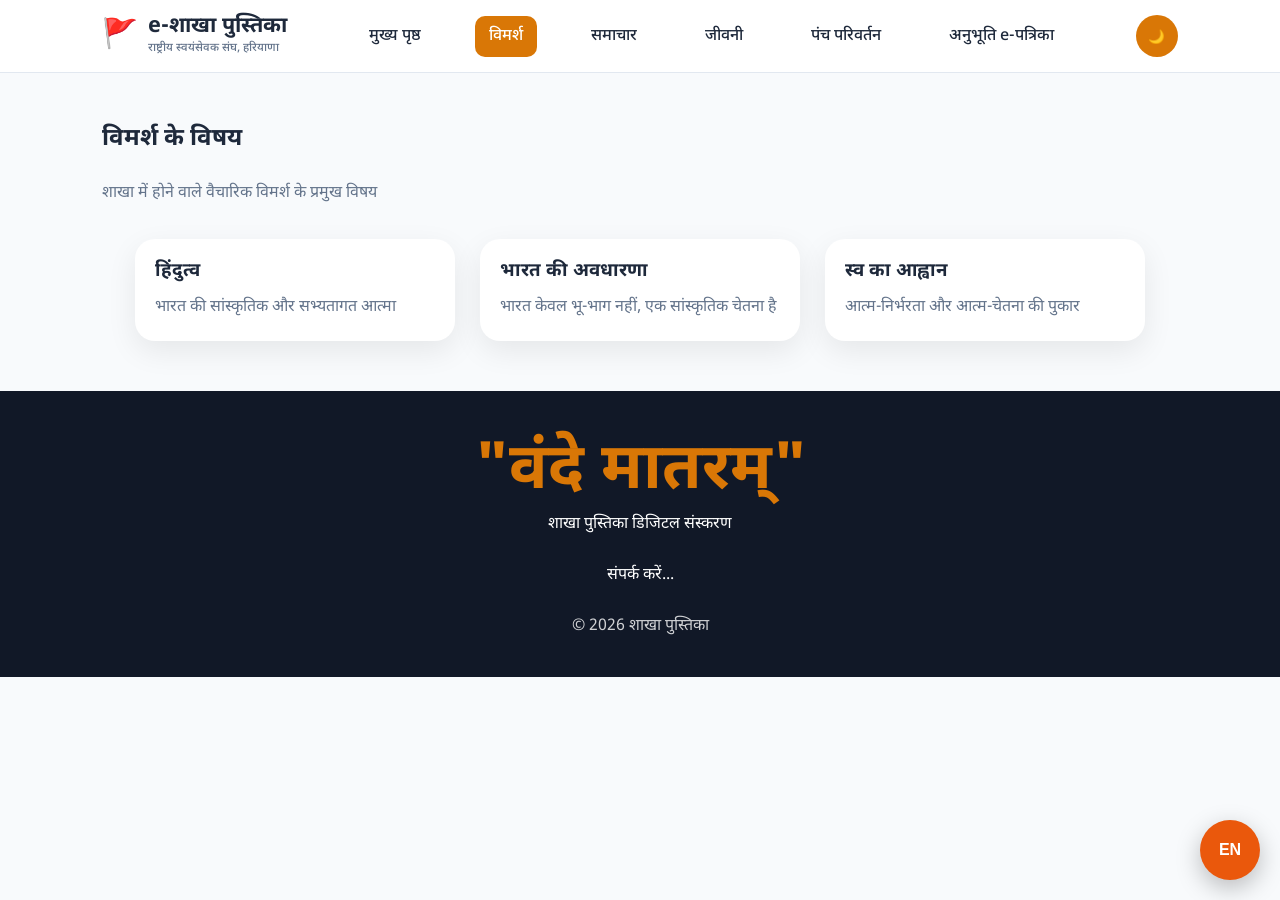
<file: vimarsh.html>
<!DOCTYPE html>
<html lang="hi">
<head>

<meta charset="UTF-8">
<meta name="viewport" content="width=device-width, initial-scale=1.0">

<title>विमर्श के विषय | शाखा पुस्तिका</title>

<link rel="preconnect" href="https://fonts.googleapis.com">

<link href="https://fonts.googleapis.com/css2?family=Noto+Sans+Devanagari:wght@300;400;500;600;700&display=swap" rel="stylesheet">

<link rel="stylesheet" href="styles.css">

</head>

<body>

<!-- NAVBAR -->

<header class="navbar">

    <button id="menuBtn" class="menu-btn">
        ☰
    </button>

    <div class="logo">

        <span class="logo-emoji">
            🚩
        </span>

        <div class="logo-text">

            <div class="logo-main" data-key="logo">
                e-शाखा पुस्तिका
            </div>

            <div class="logo-sub" data-key="rss">
                राष्ट्रीय स्वयंसेवक संघ, हरियाणा
            </div>

        </div>

    </div>

    <nav class="nav-links" id="navLinks">

        <a href="index.html" data-key="home">
            मुख्य पृष्ठ
        </a>

        <a href="vimarsh.html" class="active" data-key="discourse">
            विमर्श
        </a>

        <a href="https://panchjanya.com/" data-key="news">
            समाचार
        </a>

        <a href="jiwani.html" data-key="biography">
            जीवनी
        </a>

        <a href="panch-parivartan.html" data-key="panch">
            पंच परिवर्तन
        </a>
        
        <a href="articles/patrika.pdf" data-key="patrika">
            अनुभूति e-पत्रिका
        </a>

    </nav>

    <button id="themeBtn">
        🌙
    </button>

</header>


<!-- PAGE -->

<section class="section">

    <div class="section-title">

        <h2 data-key="sod">
            विमर्श के विषय
        </h2>

    </div>

    <p style="
        color:var(--muted);
        margin-bottom:30px;
        line-height:1.8;
    " data-key="txt">

        शाखा में होने वाले वैचारिक विमर्श के प्रमुख विषय

    </p>

    <div id="topicsContainer"
         class="card-grid">

    </div>

</section>

<!-- FOOTER -->

<script>
fetch("footer.html")
.then(res => res.text())
.then(data => {

    document.getElementById(
        "footer-container"
    ).innerHTML = data;

    if(typeof updateLanguage === "function"){
        updateLanguage();
    }

});
</script>
<div id="footer-container"></div>
<!-- MODAL -->

<div id="topicModal" class="modal">

    <div class="modal-content">

        <span id="closeModal">
            ×
        </span>

        <div id="modalBody">

        </div>

    </div>

</div>


<script>

/* THEME */

if(localStorage.getItem("theme")==="dark"){

    document.body.classList.add("dark");

}

document.getElementById("themeBtn")
.addEventListener("click",()=>{

    document.body.classList.toggle("dark");

    localStorage.setItem(

        "theme",

        document.body.classList.contains("dark")
        ? "dark"
        : "light"

    );

});


/* MOBILE MENU */

document.getElementById("menuBtn")
.addEventListener("click",()=>{

    document.getElementById("navLinks")
    .classList.toggle("show");

});


/* MODAL */

const modal =
document.getElementById("topicModal");

const modalBody =
document.getElementById("modalBody");

const closeModal =
document.getElementById("closeModal");


closeModal.onclick = ()=>{

    modal.style.display = "none";

};


window.onclick = e=>{

    if(e.target===modal){

        modal.style.display = "none";

    }

};


/* LOAD CONTENT */

fetch("articles/vimarsh.json")

.then(res=>res.json())

.then(data=>{

    const container =
    document.getElementById(
        "topicsContainer"
    );

    data.forEach(topic=>{

        const card =
        document.createElement("div");

        card.className = "card";

        card.style.cursor = "pointer";

        card.innerHTML = `

            <div class="card-body">

                <h3>
                    ${topic.title}
                </h3>

                <p>
                    ${topic.description}
                </p>

            </div>

        `;


        card.addEventListener("click",()=>{

            modal.style.display = "block";

            modalBody.innerHTML = `

                <h2 style="
                    margin-bottom:15px;
                ">

                    ${topic.title}

                </h2>

                <p style="
                    color:var(--muted);
                    margin-bottom:25px;
                ">

                    ${topic.description}

                </p>

                <ul class="bio-list">

                    ${

                        topic.points

                        .map(point=>

                            `<li>${point}</li>`

                        )

                        .join("")

                    }

                </ul>

            `;

        });


        container.appendChild(card);

    });

})

.catch(err=>{

    console.error(err);

    document.getElementById(
        "topicsContainer"
    ).innerHTML = `

        <p style="
            color:var(--muted);
            text-align:center;
        ">

            विषय लोड नहीं हो सके।

        </p>

    `;

});

</script>
<button id="floatingLangBtn" class="floating-lang-btn">
    EN
</button>
<!-- <script src="script.js"></script> -->
<script src="lang.js"></script>

</body>
</html>
</file>
<file: styles.css>
*{
    margin:0;
    padding:0;
    box-sizing:border-box;
}

:root{

    --primary:#d97706;
    --primary-dark:#b45309;

    --bg:#f8fafc;
    --card:#ffffff;

    --text:#1e293b;
    --muted:#64748b;

    --border:#e2e8f0;

    --shadow:
    0 10px 30px rgba(0,0,0,.08);

}

body.dark{

    --bg:#0f172a;
    --card:#1e293b;
    --text:#f1f5f9;
    --muted:#94a3b8;
    --border:#334155;

}

body{

    background:var(--bg);
    color:var(--text);

    font-family:
    "Noto Sans Devanagari",
    sans-serif;

    transition:.3s;
}



/* NAVBAR */
/* Hide "मुख्य पृष्ठ" only on index */

body.home-page .nav-home{
    display:none;
}


.navbar{

    position:sticky;
    top:0;

    z-index:1000;

    background:var(--card);

    display:flex;
    justify-content:space-between;
    align-items:center;

    padding:15px 8%;

    border-bottom:
    1px solid var(--border);

    backdrop-filter:blur(10px);

}

.logo{
    display:flex;
    align-items:center;
    gap:10px;
}

.logo-emoji{
    font-size:1.8rem;
    line-height:1;
    flex-shrink:0;
}

.logo-text{
    display:flex;
    flex-direction:column;
    justify-content:center;
}

.logo-main{
    font-size:1.35rem;
    font-weight:700;
    color:var(--text);
    line-height:1.1;
}

.logo-sub{
    font-size:0.72rem;
    font-weight:500;
    color:var(--muted);
    line-height:1.2;
    margin-top:2px;
}

.nav-links{
    display:flex;
    align-items:center;
    gap:40px;
}
.menu-btn{

    display:none;

    border:none;
    background:none;

    font-size:1.8rem;

    cursor:pointer;

    color:var(--text);

}

.nav-links a{

    text-decoration:none;
    color:var(--text);

    font-weight:500;

    padding:10px 14px;

    border-radius:10px;

    transition:.25s;

}

.nav-links a:hover{

    background:var(--bg);

}

.nav-links a.active{

    background:var(--primary);

    color:white;

}
.nav-actions{
    display:flex;
    align-items:center;
    gap:10px;
}
.nav-right{
    display:flex;
    align-items:center;
    gap:30px;
}
.langBtn{

    border: none;

    background: var(--primary);

    color: white;

    height: 42px;

    padding: 0 10px;

    border-radius: 999px;

    cursor: pointer;

    font-size: 0.60rem;   /* smaller text */

    font-weight: 600;

    display: flex;
    align-items: center;
    justify-content: center;

}
.goog-te-banner-frame.skiptranslate {
    display: none !important;
}

body {
    top: 0 !important;
}

.skiptranslate {
    display: none !important;
}

.goog-logo-link,
.goog-te-gadget span {
    display: none !important;
}

.goog-te-gadget {
    font-size: 0 !important;
}
#themeBtn{

    border:none;

    background:var(--primary);

    color:white;

    width:42px;
    height:42px;

    border-radius:50%;

    cursor:pointer;

}
/* NAV LEFT */

.nav-left{

    display:flex;

    align-items:center;

    gap:14px;

}
.article-content {

    line-height: 2;

    font-size: 1.05rem;

}

.content-line{
    margin:0;
    word-wrap:break-word;
    overflow-wrap:break-word;
    word-break:normal;
}



.content-space {

    height: 16px;

}
.bhaavarth-title{
    text-align:left !important;
    font-weight:700;
    margin-top:20px;
    color:var(--primary);
    width:100%;
}
.left-content{
    text-align:left !important;
}

.left-content a{
    word-break:break-all;
}
/* MOBILE BACK BUTTON */

.mobile-back-btn{

    display:none;

    text-decoration:none;

    color:var(--text);

    font-size:1.6rem;

    font-weight:700;

    line-height:1;

}
.modal-content{

    width:min(800px,92%);
    max-height:85vh;

    overflow-y:auto;

    margin:40px auto;

    padding:30px;

    border-radius:24px;

    position:relative;
}

.modal-category{

    display:inline-block;

    margin-bottom:20px;

    padding:6px 14px;

    border-radius:999px;

    background:rgba(234,88,12,.12);

    color:#ea580c;

    font-weight:600;

    font-size:.9rem;
}
.center-content{
    text-align:center;
}

.center-content .content-line{
    text-align:center;
}
#closeModal{

    position: absolute;

    top: 18px;
    right: 20px;

    font-size: 2rem;

    color: var(--text);

    cursor: pointer;

    line-height: 1;
}


/* MOBILE */

@media(max-width:768px){
    /* Hide desktop navigation */

    .nav-links{

        display:none;

    }

    /* Show back button */

    .mobile-back-btn{

        display:block;

    }

    /* Slightly smaller navbar */

    .navbar{

        padding:15px 20px;

    }

    .logo-emoji{
        font-size:1.5rem;
    }

    .logo-main{
        font-size:1.1rem;
    }

    .logo-sub{
        font-size:0.6rem;
    }
    .bio-page{
        padding:15px;
    }

    .bio-image{
        width:100%;
        max-width:100%;
        height:auto;
        min-height:unset;
    }

}


/* HERO */

.hero{

    position:relative;

    height:650px;

    overflow:hidden;

    display:flex;

    align-items:center;

    justify-content:center;

}


.hero-video{

    position:absolute;

    top:0;
    left:0;

    width:100%;
    height:100%;

    object-fit:cover;
     filter:
        brightness(1.1)
        saturate(1.1);

    z-index:0;

}

.hero-overlay{

    position:absolute;

    inset:0;

    background:
    linear-gradient(
        rgba(0,0,0,.45),
        rgba(0,0,0,.60)
    );

    z-index:1;

}

.hero-content{

    position:relative;

    z-index:2;

    text-align:center;

    color:white;

    width:90%;

}

.hero-content h1{

    font-size:4rem;

    margin-bottom:15px;

    text-shadow:
    0 4px 20px rgba(0,0,0,.7);

}

.hero-content p{

    font-size:1.2rem;

    text-shadow:
    0 2px 10px rgba(0,0,0,.7);

}
.primary-btn{

    background:var(--primary);

    color:white;

    border:none;

    padding:
    14px 30px;

    border-radius:12px;

    font-size:1rem;

    cursor:pointer;

}

.primary-btn:hover{

    background:
    var(--primary-dark);

}



/* SEARCH */

.search-section{

    padding:40px 8%;

}

#searchInput{

    width:100%;

    padding:16px;

    border-radius:14px;

    border:
    1px solid var(--border);

    background:var(--card);

    color:var(--text);

}



/* CATEGORIES */

.categories{

    display:flex;

    gap:10px;

    flex-wrap:wrap;

    padding:0 8% 40px;

}

.chip{
    border:2px solid var(--border);
    background:var(--card);
    color:var(--text);

    padding:10px 18px;
    border-radius:999px;

    cursor:pointer;

    transition:.25s;
}

/* सभी */
.chip[data-category="सभी"]{
    border-color:var(--border);
}

/* सुभाषित */
.chip[data-category="सुभाषित"]{
    border-color:#2563eb;
}

/* अमृत वचन */
.chip[data-category="अमृत वचन"]{
    border-color:#16a34a;
}

/* गीत */
.chip[data-category="गीत"]{
    border-color:#dc2626;
}

/* प्रेरक प्रसंग */
.chip[data-category="प्रेरक प्रसंग"]{
    border-color:#ea580c;
}

/* Active state */
.chip.active{
    color:white;
}

/* Active colors */
.chip[data-category="सुभाषित"].active{
    background:#2563eb;
    border-color:#2563eb;
}

.chip[data-category="अमृत वचन"].active{
    background:#16a34a;
    border-color:#16a34a;
}

.chip[data-category="गीत"].active{
    background:#dc2626;
    border-color:#dc2626;
}

.chip[data-category="प्रेरक प्रसंग"].active{
    background:#ea580c;
    border-color:#ea580c;
}

.chip.active{

    background:
    var(--primary);

    color:white;

}



/* SECTIONS */

.section{

    padding:50px 8%;

}

.section-title{

    display:flex;
    justify-content:space-between;
    align-items:center;

    margin-bottom:25px;

}

.section-title a{

    text-decoration:none;

    color:var(--primary);

}



/* GRID */

.card-grid{

    display:grid;

    grid-template-columns:
    repeat(auto-fit,minmax(260px,320px));

    justify-content:center;

    gap:25px;

}

.featured-grid{

    display:grid;

    grid-template-columns:
    repeat(auto-fit,minmax(260px,320px));

    justify-content:center;

    gap:25px;

}



/* CARD */
.modern-card{

    background:var(--card);
    border-radius:20px;

    padding:22px;

    border:1px solid var(--border);

    transition:.25s ease;

    cursor:pointer;

    display:flex;
    flex-direction:column;

    gap:14px;

    position:relative;

    overflow:hidden;
}

.modern-card:hover{

    transform:translateY(-5px);

    box-shadow:
    0 15px 35px rgba(0,0,0,.12);

}

.card-category{

    color:#fff;

    padding:6px 12px;

    border-radius:999px;

    font-size:.82rem;

    font-weight:600;

    display:inline-block;
}

.card-title{

    font-size:1.25rem;

    font-weight:700;

    line-height:1.45;

    margin:0;
}

.card-desc{

    color:var(--muted);

    line-height:1.7;

    margin:0;

    flex:1;
}
.modern-card::before{

    content:"";

    position:absolute;

    top:0;
    left:0;

    width:100%;
    height:4px;

    background:linear-gradient(
        90deg,
        #ea580c,
        #f59e0b
    );
}
.card-{

    color:#ea580c;

    font-weight:600;

    margin-top:8px;
}
.modern-card.subhashit{
    border-left:5px solid #2563eb;
}

.modern-card.amrit{
    border-left:5px solid #16a34a;
}

.modern-card.geet{
    border-left:5px solid #dc2626;
}

.modern-card.prasang{
    border-left:5px solid #ea580c;
}
.card{
    cursor:pointer;

    background:var(--card);

    border-radius:20px;

    overflow:hidden;

    box-shadow:var(--shadow);

    transition:.3s;

}
.card img{
    width:100%;
    height:280px;
    object-fit:cover;
    object-position:center top;
    display:block;
}
.card:hover{

    transform:
    translateY(-5px);

}


.card-body{

    padding:20px;

}

.card-body h3{

    margin-bottom:10px;

}

.card-body p{

    color:var(--muted);

    line-height:1.7;

}



/* QUOTE */

.quote-section{

    padding:70px 8%;

}

.quote-card{

    background:
    linear-gradient(
        135deg,
        #f97316,
        #ea580c
    );

    color:white;

    padding:50px;

    border-radius:25px;

    text-align:center;

}

.quote-mark{

    font-size:5rem;

}

.quote-card p{

    font-size:1.3rem;

    line-height:1.8;

}



/* STATS */

.stats{

    display:grid;

    grid-template-columns:
    repeat(auto-fit,minmax(200px,1fr));

    gap:20px;

    padding:50px 8%;

}

.stat{

    background:var(--card);

    text-align:center;

    padding:30px;

    border-radius:20px;

    box-shadow:var(--shadow);

}

.stat h3{

    font-size:2rem;

    color:var(--primary);

}



/* FOOTER */

footer{
    margin-top:0;
    background:#111827;
    color:white;
    padding:40px 8%;
}

.footer-top{

    text-align:center;

}

.footer-top h2{

    margin-bottom:10px;

}

.footer-links{

    display:flex;

    justify-content:center;

    gap:20px;

    margin-top:30px;

}

.footer-links a{

    color:white;

    text-decoration:none;

}

.copyright{

    text-align:center;

    margin-top:30px;

    opacity:.8;

}



/* MODAL */

.modal{

    display:none;

    position:fixed;

    inset:0;

    background:
    rgba(0,0,0,.7);

    z-index:5000;

}

.modal-content{

    background:var(--card);

    color:var(--text);

    width:min(900px,90%);

    margin:60px auto;

    padding:30px;

    border-radius:20px;

    max-height:80vh;

    overflow:auto;

}

#closeModal{

    float:right;

    font-size:2rem;

    cursor:pointer;

}

#dailyQuote::before {
    content: '"';
}

#dailyQuote::after {
    content: '"';
}

#dailyQuote {
    font-size: 2.5rem;
    text-align: center;
}

/* graphy Page */

.bio-image{
    display:block;
    width:100%;
    max-width:450px;
    height:auto;

    margin:0 auto 30px;

    border-radius:20px;
}

.bio-card{

    max-width:900px;

    margin:auto;
}

/* Biography List */

.bio-list{

    list-style:none;

    padding:0;
    margin:20px 0;

}

.bio-list li{

    position:relative;

    padding-left:28px;

    margin-bottom:14px;

    line-height:1.8;

}

.bio-list li::before{

    content:"•";

    position:absolute;

    left:0;

    top:0;

    color:var(--primary);

    font-size:1.4rem;

    font-weight:700;

}

/* Biography Navbar */
/* .bio-card{
    background: var(--card);
    border-radius: 20px;
    overflow: hidden;
    box-shadow: var(--shadow);
    transition: .3s;
    cursor: pointer;
    
    display:block;
    max-width:450px;
    max-height:700px;
    width:auto;
    height:auto;
    margin:0 auto 30px;
} */

/* .bio-card:hover{
    transform: translateY(-5px);
} */

.bio-card-image{
    aspect-ratio: 4/5;
    overflow:hidden;
}

.bio-card-image img{
    width:100%;
    height:100%;
    object-fit:cover;
    object-position:center top;
}

.bio-page{
    max-width:1000px;
    margin:auto;

    background:var(--card);

    border-radius:24px;

    padding:40px;

    box-shadow:var(--shadow);
}

.bio-content{
    width:100%;
}
.nav-left{

    display:flex;

    align-items:center;

    gap:15px;

}

.back-btn{

    width:42px;
    height:42px;

    display:flex;

    align-items:center;
    justify-content:center;

    text-decoration:none;

    color:var(--text);

    background:var(--bg);

    border:1px solid var(--border);

    border-radius:50%;

    font-size:1.4rem;

    transition:.3s;

}

/* Hide back button on desktop */
.back-btn{
    display:none;
}

.article-back{

    display:none;

}
.vande h1{
    font-size:4rem;
    color:var(--primary);
}
.floating-lang-btn{

    position:fixed;

    right:20px;
    bottom:20px;

    width:60px;
    height:60px;

    border:none;
    border-radius:50%;

    background:#ea580c;

    color:white;

    font-weight:700;
    font-size:1rem;

    cursor:pointer;

    z-index:9999;

    box-shadow:0 8px 25px rgba(0,0,0,.25);

}

/* MOBILE */

@media(max-width:768px){

    .article-back{

        display:block;

        text-decoration:none;

        color:inherit;

        font-size:1.4rem;

    }

    .hero{

    height:420px;

}

.flag-bg{

    background-size:140%;

    opacity:.14;

}

.hero-content h1{

    font-size:2.8rem;

}


    .back-btn{
        display:flex;

        align-items:center;
        justify-content:center;

        text-decoration:none;

        color:var(--text);

        font-size:1.4rem;

        margin-right:12px;
    }

    .navbar{

        position:relative;

    }

    .menu-btn{

        display:block;

    }

    .nav-links{

        display:none;

        position:absolute;

        top:100%;
        left:0;
        right:0;

        flex-direction:column;

        gap:0;

        background:var(--card);

        border-top:1px solid var(--border);

        box-shadow:var(--shadow);

    }

    .nav-links.show{

        display:flex;

    }

    .nav-links a{

        padding:16px 20px;

        border-bottom:
        1px solid var(--border);

    }

    .hero{

        height:380px;

    }

    .hero-content h1{

        font-size:2.5rem;

    }

    .hero-content p{

        font-size:1rem;

    }

    .quote-card{

        padding:25px;

    }
    .nav-actions{
        gap: 8px;
    }
    .vande h1{
        font-size:2.8rem;
    }


}
</file>
